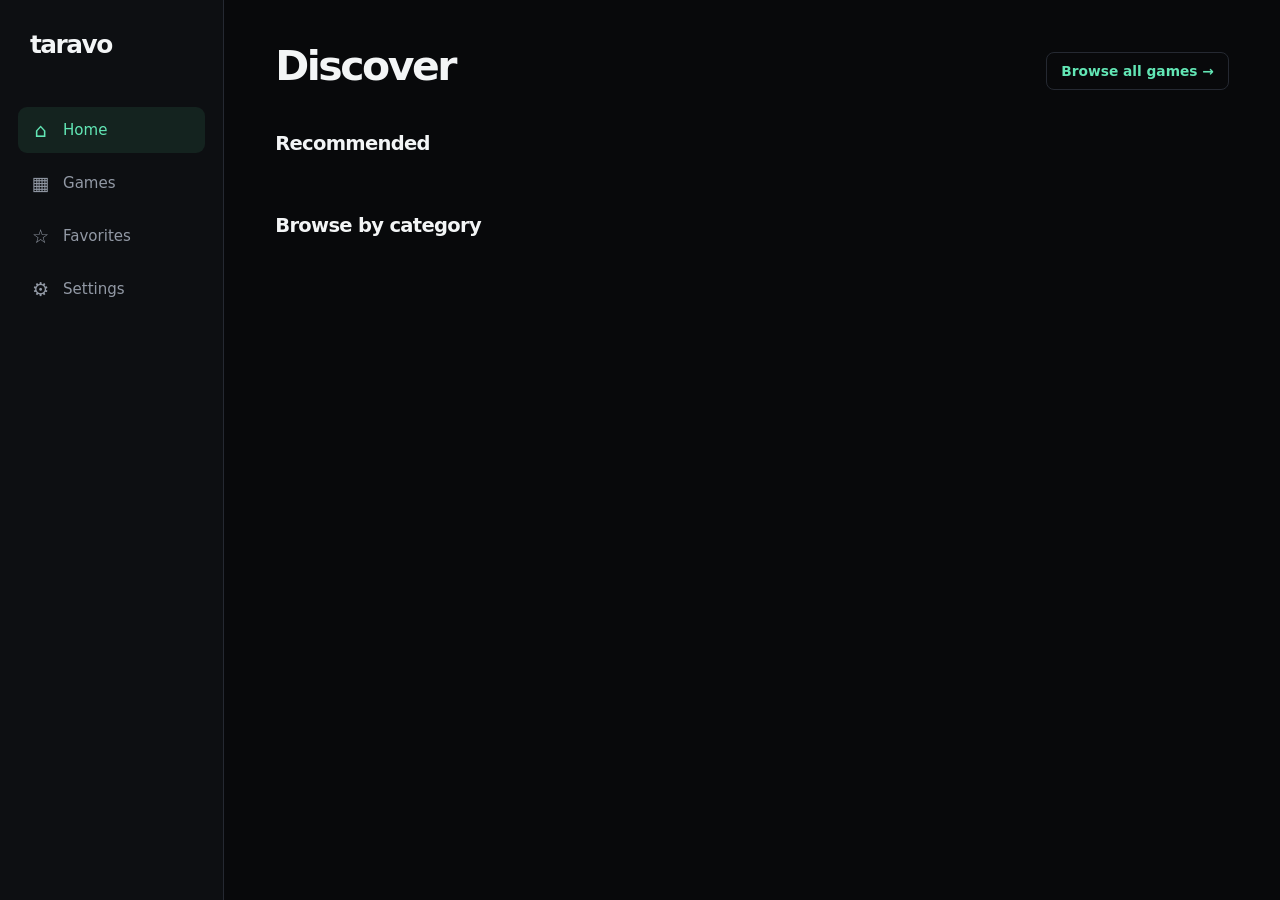
<file: index.html>
<!doctype html>
<html lang="en">
<head>
  <meta charset="utf-8">
  <meta name="viewport" content="width=device-width, initial-scale=1">
  <meta http-equiv="refresh" content="0; url=./home/">
  <title>TARAVO</title>
</head>
<body>
  <p>Taking you to <a href="./home/">TARAVO</a>…</p>
</body>
</html>
</file>
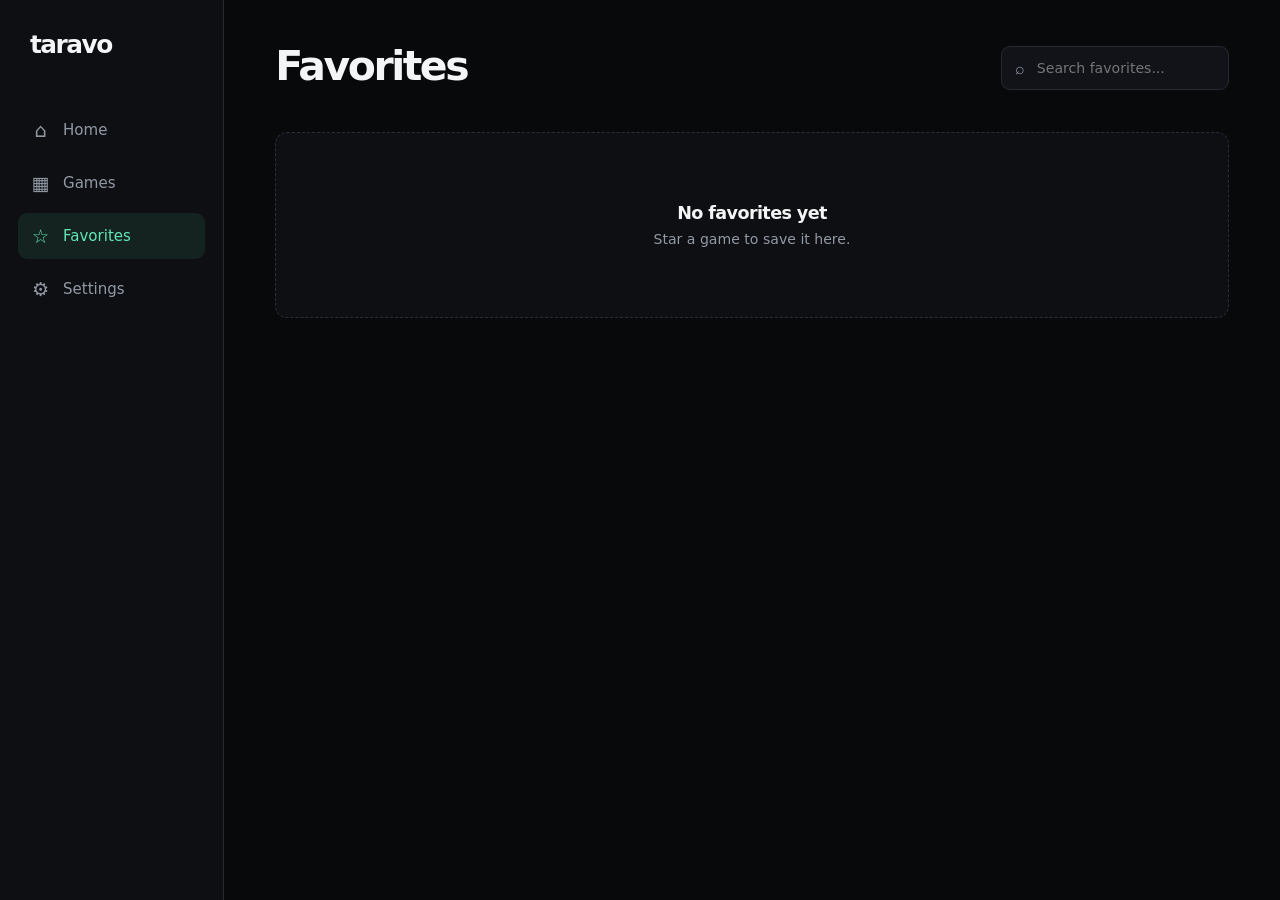
<file: favorites/index.html>
<!doctype html>
<html lang="en">
<head>
  <meta charset="utf-8">
  <meta name="viewport" content="width=device-width, initial-scale=1">
  <meta name="theme-color" content="#08090b">
  <title>Favorites — taravo</title>
  <link rel="stylesheet" href="../home/style.css">
  <script src="../home/app.js" defer></script>
  <script src="../home/global-settings.js" defer></script>
</head>
<body data-page="favorites">
  <aside class="sidebar">
    <a class="brand" href="../home/" aria-label="taravo home">taravo</a>
    <nav class="navigation" aria-label="Main navigation">
      <a class="nav-link" href="../home/"><span class="nav-icon">⌂</span>Home</a>
      <a class="nav-link" href="../games/"><span class="nav-icon">▦</span>Games</a>
      <a class="nav-link active" href="./"><span class="nav-icon">☆</span>Favorites</a>
      <a class="nav-link" href="../settings/"><span class="nav-icon">⚙</span>Settings</a>
    </nav>
    
  </aside>
  <main class="main-content">
    <header class="page-header">
      <div><h1>Favorites</h1></div>
      <label class="search-wrap"><span aria-hidden="true">⌕</span><input class="game-search" type="search" placeholder="Search favorites..." aria-label="Search favorites"></label>
    </header>
    <section class="content-section"><div id="game-grid" class="game-grid"></div></section>
  </main>
</body>
</html>
</file>
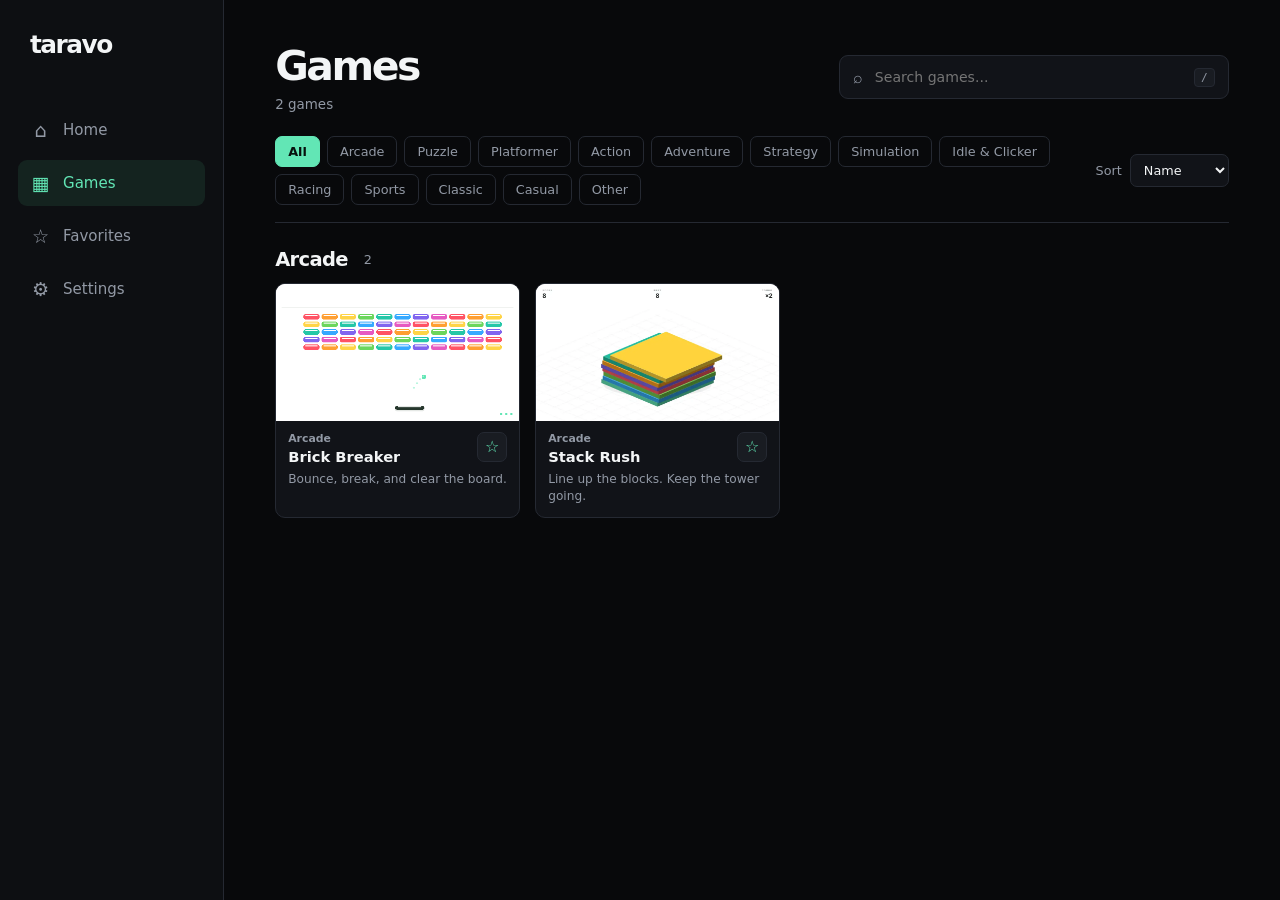
<file: games/index.html>
<!doctype html>
<html lang="en"><head><meta charset="utf-8"><meta name="viewport" content="width=device-width, initial-scale=1"><meta name="theme-color" content="#08090b"><title>Games — taravo</title><link rel="stylesheet" href="../home/style.css"><script src="../home/app.js" defer></script><script src="../home/global-settings.js" defer></script></head>
<body data-page="games">
<aside class="sidebar"><a class="brand" href="../home/" aria-label="taravo home">taravo</a><nav class="navigation" aria-label="Main navigation"><a class="nav-link" href="../home/"><span class="nav-icon">⌂</span>Home</a><a class="nav-link active" href="./"><span class="nav-icon">▦</span>Games</a><a class="nav-link" href="../favorites/"><span class="nav-icon">☆</span>Favorites</a><a class="nav-link" href="../settings/"><span class="nav-icon">⚙</span>Settings</a></nav></aside>
<main class="main-content library-content"><header class="library-header"><div><h1>Games</h1><p class="library-count" id="library-count">All games</p></div><label class="search-wrap library-search"><span aria-hidden="true">⌕</span><input class="game-search" type="search" placeholder="Search games..." aria-label="Search games"><kbd>/</kbd></label></header>
<div class="library-toolbar"><div id="category-filters" class="category-filters" aria-label="Filter by category"></div><label class="sort-wrap"><span>Sort</span><select id="game-sort" aria-label="Sort games"><option value="name">Name</option><option value="category">Category</option></select></label></div><div id="game-categories" class="game-categories"></div></main></body></html>
</file>
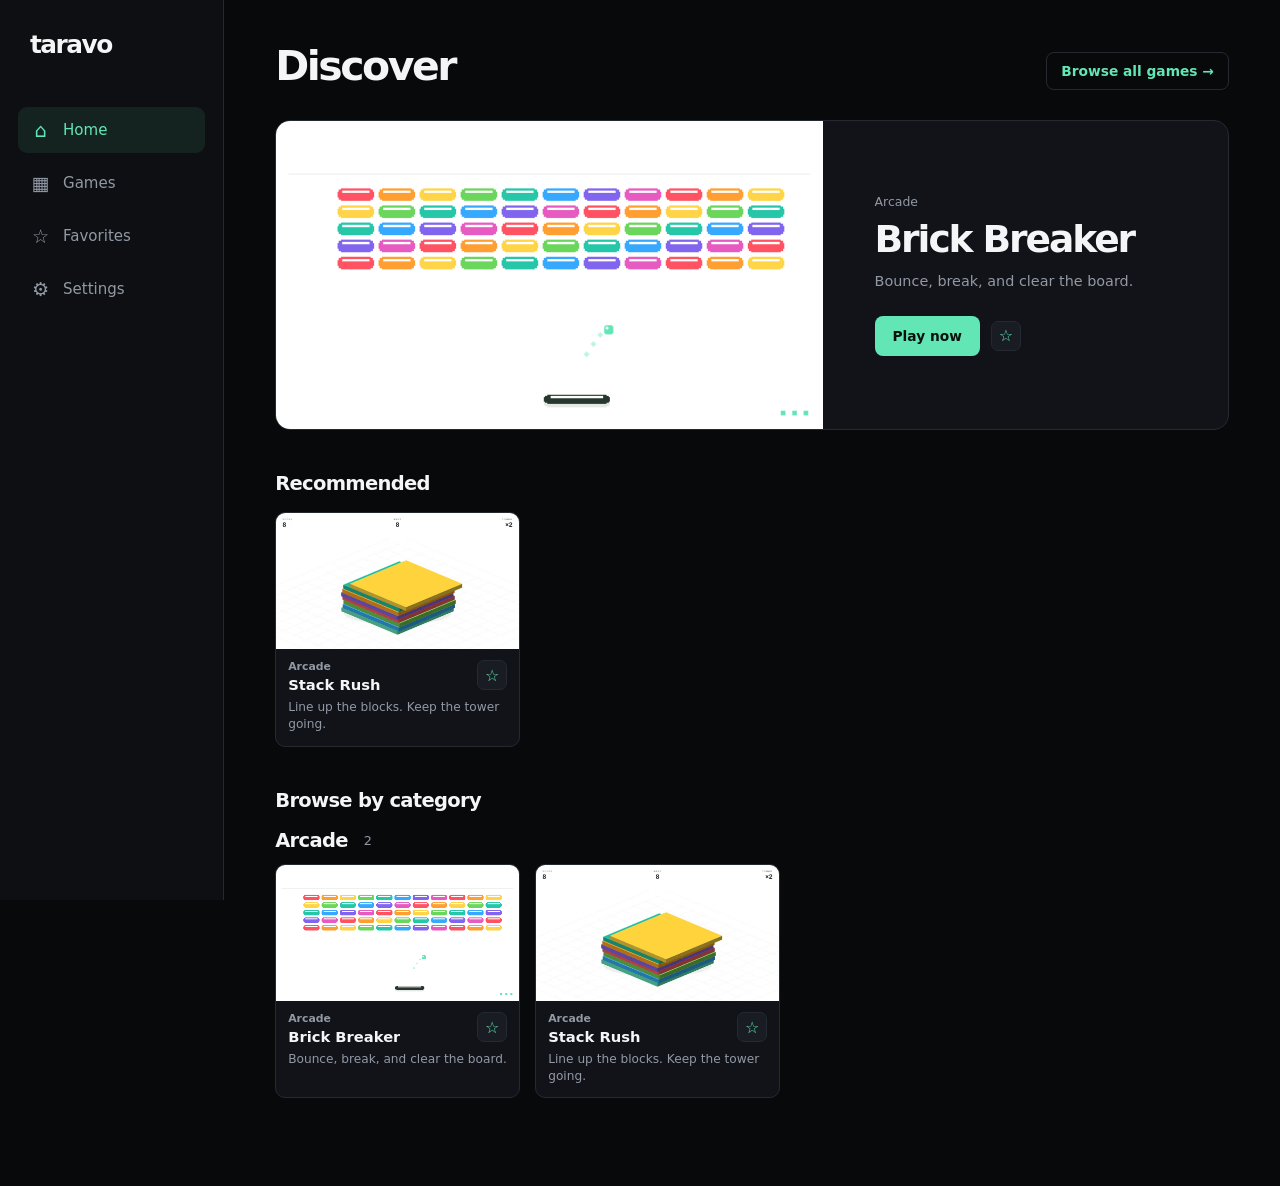
<file: home/index.html>
<!doctype html>
<html lang="en"><head><meta charset="utf-8"><meta name="viewport" content="width=device-width, initial-scale=1"><meta name="theme-color" content="#08090b"><title>taravo — home</title><link rel="stylesheet" href="style.css"><script src="app.js" defer></script><script src="global-settings.js" defer></script></head>
<body data-page="home">
<aside class="sidebar"><a class="brand" href="./" aria-label="taravo home">taravo</a><nav class="navigation" aria-label="Main navigation"><a class="nav-link active" href="./"><span class="nav-icon">⌂</span>Home</a><a class="nav-link" href="../games/"><span class="nav-icon">▦</span>Games</a><a class="nav-link" href="../favorites/"><span class="nav-icon">☆</span>Favorites</a><a class="nav-link" href="../settings/"><span class="nav-icon">⚙</span>Settings</a></nav></aside>
<main class="main-content home-content">
<header class="page-header home-header"><div><h1>Discover</h1></div><a class="outline-link" href="../games/">Browse all games <span aria-hidden="true">→</span></a></header>
<section class="home-feature-section" aria-label="Featured game"><div id="featured-game"></div></section>
<section class="content-section home-recommendations"><div class="section-heading"><div><h2>Recommended</h2></div></div><div id="recommended-grid" class="game-grid compact-grid"></div></section>
<section class="content-section"><div class="section-heading"><div><h2>Browse by category</h2></div></div><div id="home-categories" class="category-sections"></div></section>
</main></body></html>
</file>
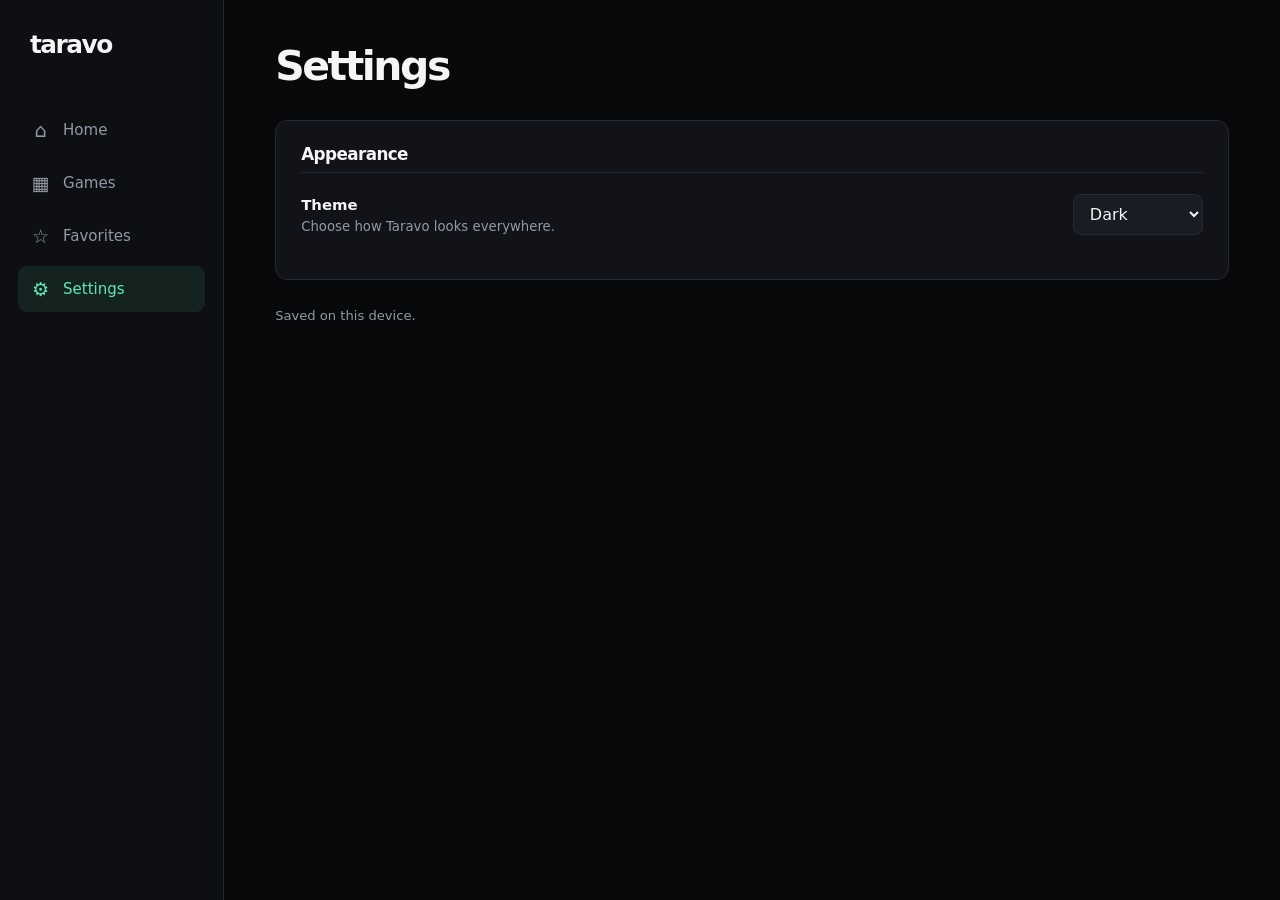
<file: settings/index.html>
<!doctype html>
<html lang="en">
<head>
  <meta charset="utf-8"><meta name="viewport" content="width=device-width, initial-scale=1"><meta name="theme-color" content="#08090b">
  <title>Settings — taravo</title><link rel="stylesheet" href="../home/style.css"><link rel="stylesheet" href="settings.css"><script src="../home/global-settings.js" defer></script><script src="settings.js" defer></script>
</head>
<body data-page="settings">
  <aside class="sidebar"><a class="brand" href="../home/" aria-label="taravo home">taravo</a><nav class="navigation" aria-label="Main navigation"><a class="nav-link" href="../home/"><span class="nav-icon">⌂</span>Home</a><a class="nav-link" href="../games/"><span class="nav-icon">▦</span>Games</a><a class="nav-link" href="../favorites/"><span class="nav-icon">☆</span>Favorites</a><a class="nav-link active" href="./"><span class="nav-icon">⚙</span>Settings</a></nav></aside>
  <main class="main-content settings-main"><header class="page-header"><div><h1>Settings</h1></div></header>
    <section class="settings-section"><h2>Appearance</h2><div class="setting-row"><div><h3>Theme</h3><p>Choose how Taravo looks everywhere.</p></div><select id="theme"><option value="dark">Dark</option><option value="light">Light</option></select></div></section>
    <p class="settings-note" id="settings-status" aria-live="polite">Saved on this device.</p>
  </main>
</body>
</html>
</file>
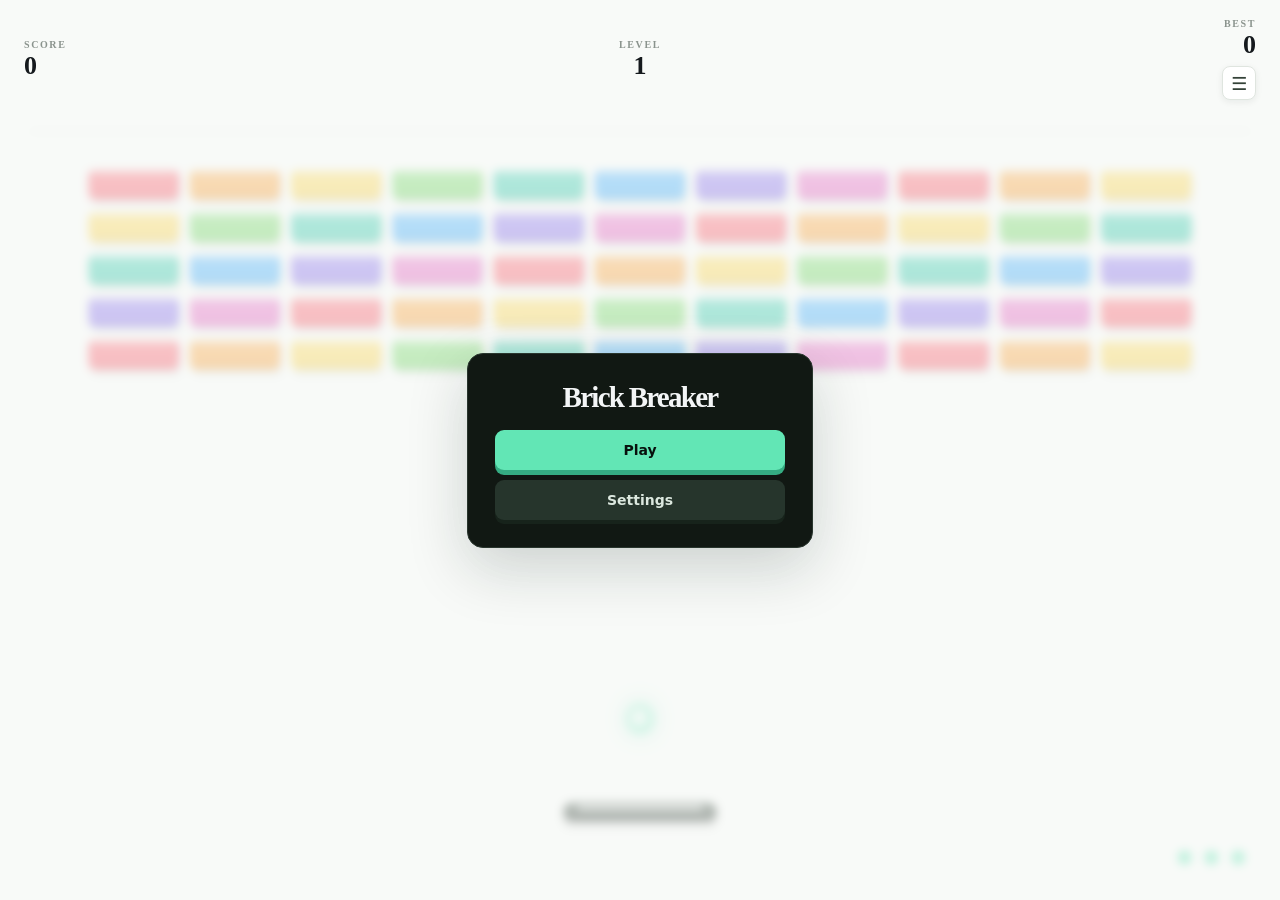
<file: games/library/brick-breaker/index.html>
<!doctype html>
<html lang="en">
<head>
<meta charset="utf-8">
<meta name="viewport" content="width=device-width,initial-scale=1">
<meta name="theme-color" content="#ffffff">
<title>Brick Breaker</title>
<link rel="stylesheet" href="game.css">
<style>
html,body{width:100%;height:100%;margin:0;overflow:hidden;background:#fff}
.arcade-shell{width:100%;height:100%;min-height:0;border:0;border-radius:0;box-shadow:none}
</style>
</head>
<body>
<section class="arcade-shell" aria-label="Brick Breaker game">
<button id="fullscreen-button" type="button" hidden></button>
<div class="arcade-hud">
<div><span>SCORE</span><strong id="score">0</strong></div>
<div><span>LEVEL</span><strong id="level">1</strong></div>
<div class="hud-right"><div><span>BEST</span><strong id="best">0</strong></div><button class="icon-button" id="menu-button" type="button" aria-label="Open menu" title="Menu">☰</button></div>
</div>
<canvas id="brick-breaker" width="1100" height="720" aria-label="Brick Breaker game"></canvas>
<div class="arcade-overlay" id="overlay"><div class="arcade-start"><h2 id="overlay-title">Brick Breaker</h2><div class="menu-actions"><button id="start-button" type="button">Play</button><button id="settings-button" class="secondary-button" type="button">Settings</button><button id="secondary-button" class="secondary-button" type="button" hidden>Restart</button></div></div></div>
<div class="game-settings-backdrop hidden" id="game-settings" aria-hidden="true"><section class="game-settings-panel" role="dialog" aria-modal="true" aria-labelledby="game-settings-title"><button class="settings-close" id="close-game-settings" type="button" aria-label="Close settings">×</button><h2 id="game-settings-title">Brick Breaker settings</h2><div class="game-setting-row"><label for="particles">Particle effects</label><input id="particles" type="checkbox"></div><div class="game-setting-row sensitivity-control"><label for="sensitivity">Paddle sensitivity <strong id="sensitivity-value">100%</strong></label><input id="sensitivity" type="range" min="50" max="150" step="10" value="100"></div><div class="game-setting-row"><span>Game data</span><button class="reset-score" id="reset-data" type="button">Reset data</button></div></section></div>
</section>
<script src="game.js"></script>
</body>
</html>
</file>
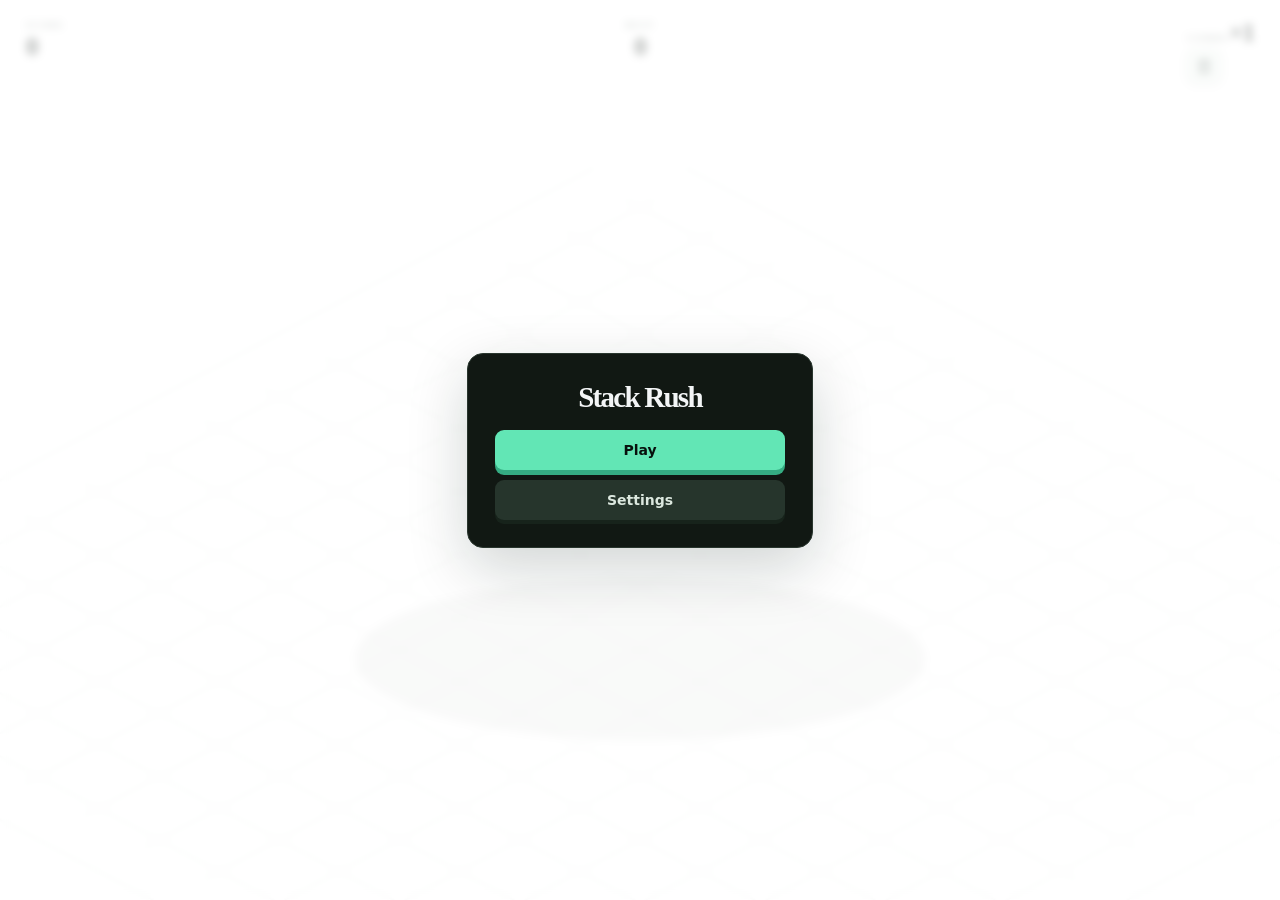
<file: games/library/stack-rush/index.html>
<!doctype html>
<html lang="en">
<head>
<meta charset="utf-8">
<meta name="viewport" content="width=device-width,initial-scale=1">
<meta name="theme-color" content="#ffffff">
<title>Stack Rush</title>
<link rel="stylesheet" href="game.css?v=3">
<style>
html,body{width:100%;height:100%;margin:0;overflow:hidden;background:#fff}
.stack-shell{width:100%;height:100%;min-height:0;border:0;border-radius:0;box-shadow:none}
.stack-hints{display:none}
</style>
</head>
<body>
<button id="fullscreen-button" type="button" hidden></button>
<section class="stack-shell" id="game-shell" aria-label="Stack Rush game">
<div class="stack-hud"><div><span>SCORE</span><strong id="score">0</strong></div><div class="stack-hud-center"><span>BEST</span><strong id="best">0</strong></div><div class="stack-hud-right"><div><span>COMBO</span><strong id="combo">×1</strong></div><button class="stack-menu-button" id="menu-button" type="button" aria-label="Open menu" title="Menu">☰</button></div></div>
<canvas id="stackrush" width="1100" height="720" aria-label="Stack Rush. Place each moving block on the tower."></canvas>
<div class="stack-overlay" id="overlay"><div class="stack-overlay-card"><h2 id="overlay-title">Stack Rush</h2><div class="stack-menu-actions"><button id="start-button" type="button">Play</button><button id="settings-menu-button" class="stack-secondary" type="button">Settings</button><button id="restart-button" class="stack-secondary" type="button" hidden>Restart</button></div></div></div>
<div class="stack-settings-backdrop hidden" id="settings-backdrop" aria-hidden="true"><section class="stack-settings-panel" role="dialog" aria-modal="true" aria-labelledby="settings-title"><button class="settings-close" id="close-settings" type="button" aria-label="Close settings">×</button><h2 id="settings-title">Settings</h2><label class="stack-setting-row" for="particles-toggle"><span>Particle effects</span><input id="particles-toggle" type="checkbox" checked></label><label class="stack-setting-row" for="shake-toggle"><span>Screen shake</span><input id="shake-toggle" type="checkbox" checked></label><div class="stack-setting-row"><span>Best score</span><button id="reset-best" class="reset-best" type="button">Reset</button></div></section></div>
</section>
<script src="game.js?v=3"></script>
</body>
</html>
</file>
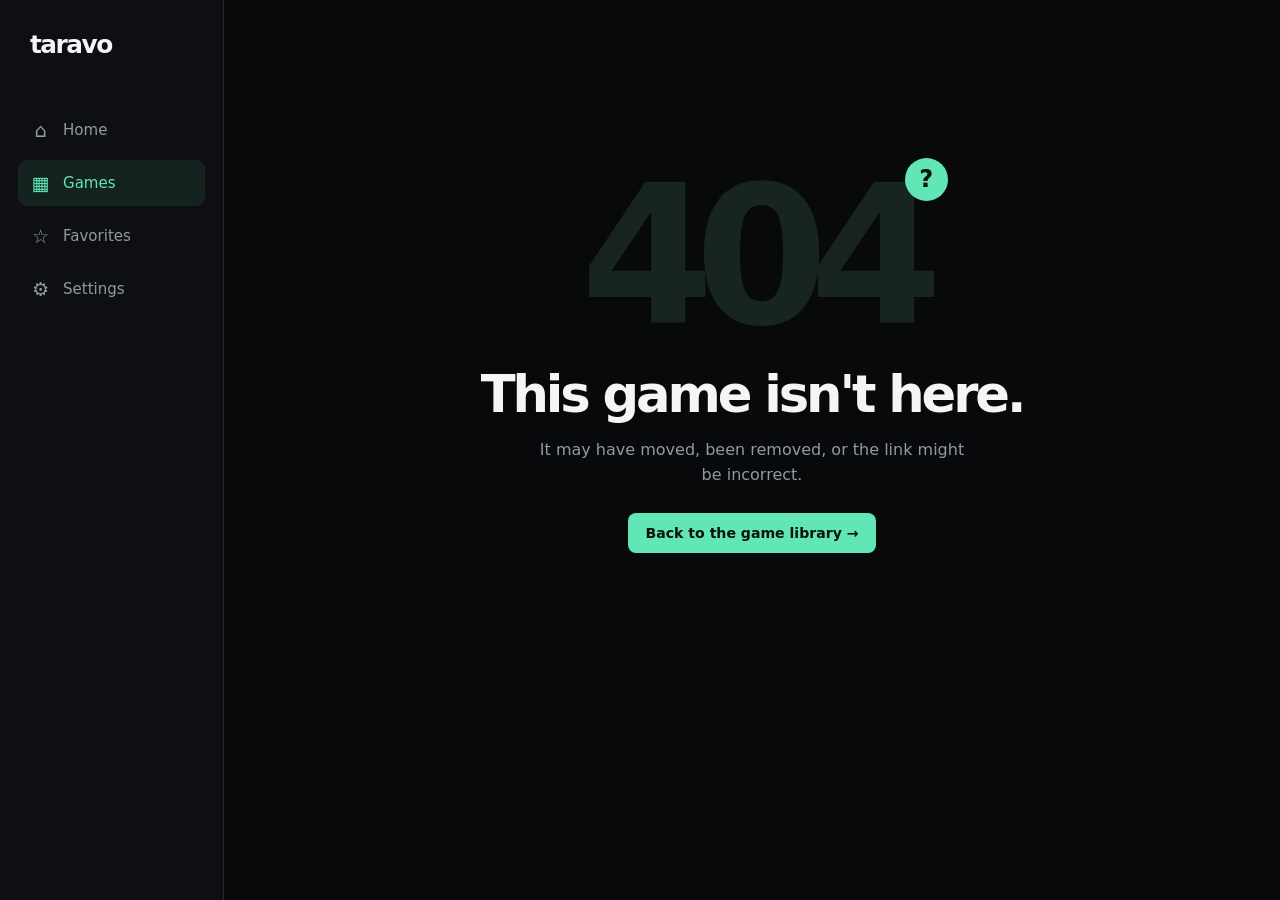
<file: games/play.html>
<!doctype html>
<html lang="en"><head><meta charset="utf-8"><meta name="viewport" content="width=device-width,initial-scale=1"><meta name="theme-color" content="#08090b"><title>Games — taravo</title><link rel="stylesheet" href="../home/style.css"><link rel="stylesheet" href="player.css"><script src="../home/global-settings.js" defer></script><script src="game-loader.js" defer></script></head>
<body data-page="game" class="game-page">
<aside class="sidebar"><a class="brand" href="../home/" aria-label="taravo home">taravo</a><nav class="navigation" aria-label="Main navigation"><a class="nav-link" href="../home/"><span class="nav-icon">⌂</span>Home</a><a class="nav-link active" href="./"><span class="nav-icon">▦</span>Games</a><a class="nav-link" href="../favorites/"><span class="nav-icon">☆</span>Favorites</a><a class="nav-link" href="../settings/"><span class="nav-icon">⚙</span>Settings</a></nav></aside>
<main class="main-content game-content"><header class="game-page-header" id="game-page-header"><div class="game-heading"><a class="back-link" href="./" aria-label="Back to games">←</a><h1 id="game-title">Loading game</h1></div><button class="page-fullscreen-button" id="fullscreen-button" type="button" title="Fullscreen">⛶ <span>Fullscreen</span></button></header>
<section id="game-frame-shell" class="game-frame-shell" aria-label="Game player"><iframe id="game-frame" title="Game" allow="fullscreen" loading="eager"></iframe></section>
<section id="game-error" class="game-error" hidden><div class="error-art" aria-hidden="true"><span>404</span><i>?</i></div><h1>This game isn't here.</h1><p class="error-copy">It may have moved, been removed, or the link might be incorrect.</p><a class="error-button" href="./">Back to the game library <span aria-hidden="true">→</span></a></section></main></body></html>
</file>
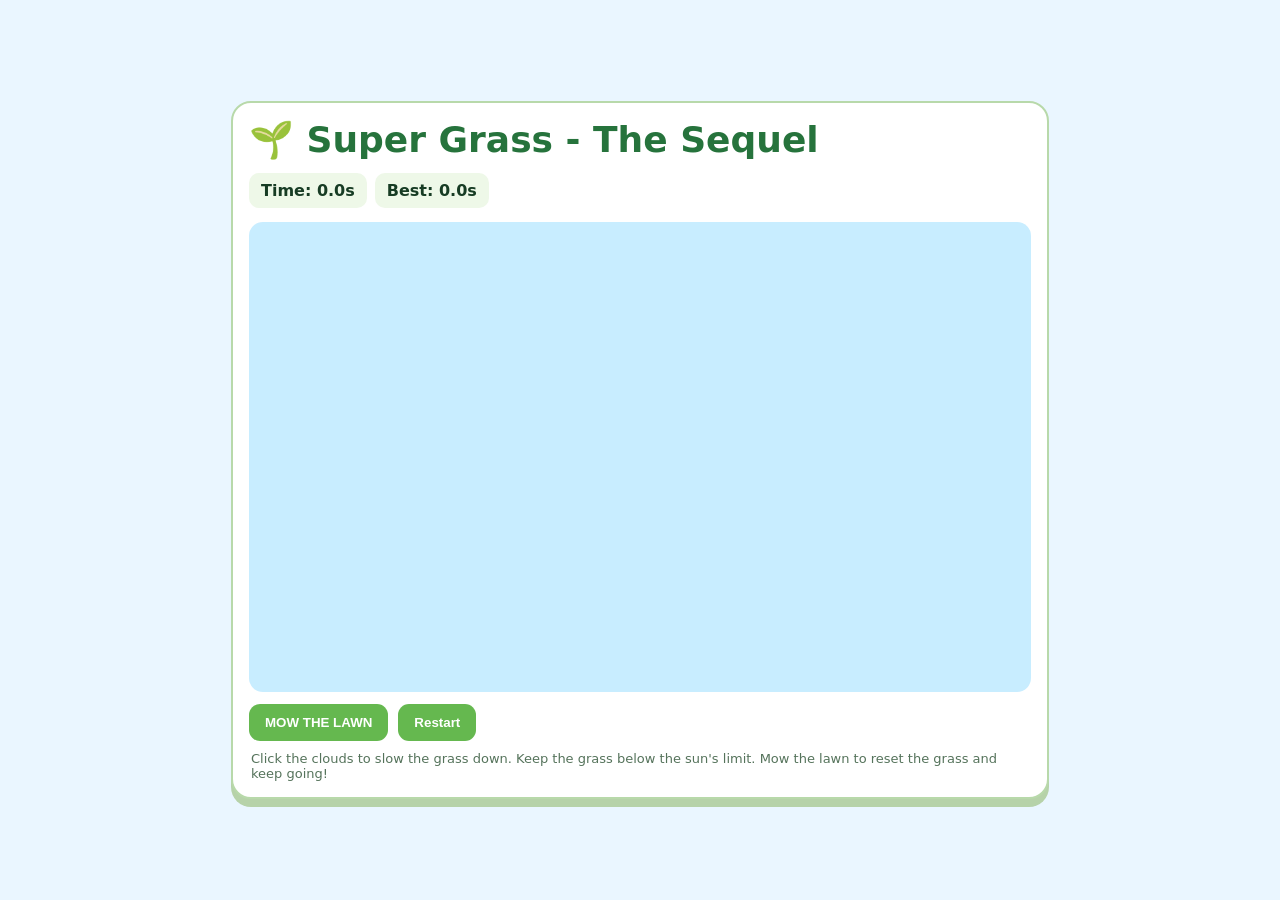
<file: games/Super Grass - The Sequel - Lightweight.html>
<!doctype html>
<html lang="en"><meta charset="utf-8"><meta name="viewport" content="width=device-width,initial-scale=1">
<title>Super Grass - The Sequel</title>
<style>
*{box-sizing:border-box}body{margin:0;min-height:100vh;display:grid;place-items:center;background:#eaf6ff;font:16px system-ui,Arial;color:#173c24}
main{width:min(850px,96vw);padding:16px}.panel{background:#fff;border:2px solid #b8d9aa;border-radius:20px;padding:16px;box-shadow:0 8px 0 #b6d2a9}
header{display:flex;justify-content:space-between;align-items:center;gap:12px;flex-wrap:wrap}h1{margin:0;color:#26733c;font-size:clamp(23px,5vw,36px)}
.hud{display:flex;gap:8px;align-items:center}.pill{background:#eef8e8;border-radius:10px;padding:8px 12px;font-weight:700}
#field{display:block;width:100%;height:auto;aspect-ratio:800/480;background:#c8edff;border-radius:14px;margin-top:14px;touch-action:manipulation}
.controls{display:flex;gap:10px;flex-wrap:wrap;margin-top:12px}.controls button{border:0;border-radius:11px;padding:11px 16px;background:#65b84f;color:#fff;font-weight:800;cursor:pointer}.controls button:hover{background:#4e9f3b}.controls button:disabled{opacity:.5}
.help{font-size:13px;color:#55735b;margin:10px 2px 0}
</style>
<main><section class="panel"><header><h1>🌱 Super Grass - The Sequel</h1><div class="hud"><div class="pill">Time: <span id="time">0.0</span>s</div><div class="pill">Best: <span id="best">0.0</span>s</div></div></header>
<canvas id="field" width="800" height="480" aria-label="Grass growing game"></canvas>
<div class="controls"><button id="mow">MOW THE LAWN</button><button id="restart">Restart</button></div>
<p class="help">Click the clouds to slow the grass down. Keep the grass below the sun's limit. Mow the lawn to reset the grass and keep going!</p></section></main>
<script>
const A={"e7ff86fbc06683d5a06c2a835cd9bdd4.svg":"[data-uri]","4edfeee3dae6054f081538ea5628093b.svg":"[data-uri]","5706ea534a0003b14b0e9a93f95bc9f0.svg":"[data-uri]","381354067c3270881823a06efb4c4878.svg":"[data-uri]","e140d7ff07de8fa35c3d1595bba835ac.wav":"[data-uri]","e9584360b93e94e89f693afcc6bee01e.svg":"[data-uri]","6551a5337b8310f0f79e7d9030f2d00d.svg":"[data-uri]","3065687a7a742a4d1d443b4c440ee5de.svg":"[data-uri]","48d94389479e3ca561e4b356241df9d6.svg":"[data-uri]","55fc2f0ea5e8b5942fc1df717deeaa17.svg":"[data-uri]","fbdfde2586a26ebce61115636bbbfa50.svg":"[data-uri]"};
const imgCache={};function image(id){if(!A[id])return null;if(!imgCache[id]){let i=new Image();i.src=A[id];imgCache[id]=i}return imgCache[id]}
const canvas=document.querySelector('#field'),ctx=canvas.getContext('2d');
const ids={sky:"e7ff86fbc06683d5a06c2a835cd9bdd4.svg",sky2:"e7ff86fbc06683d5a06c2a835cd9bdd4.svg"2,grass:"5706ea534a0003b14b0e9a93f95bc9f0.svg",grass2:"5706ea534a0003b14b0e9a93f95bc9f0.svg"2,sun:"e9584360b93e94e89f693afcc6bee01e.svg",cloud:"55fc2f0ea5e8b5942fc1df717deeaa17.svg",cloud2:"55fc2f0ea5e8b5942fc1df717deeaa17.svg"2,mower:"3065687a7a742a4d1d443b4c440ee5de.svg"};
let grassHeight=75,clouds=0,time=0,best=Number(localStorage.getItem('super-grass-best')||0),lost=false,mowerX=780,last=performance.now(),cloudCooldown=0;
document.querySelector('#best').textContent=best.toFixed(1);
function drawAsset(id,x,y,w,h,alpha=1){let im=image(ids[id]);if(im&&im.complete&&im.naturalWidth){ctx.globalAlpha=alpha;ctx.drawImage(im,x,y,w,h);ctx.globalAlpha=1;return true}return false}
function paint(){ctx.clearRect(0,0,800,480);let bg=image(ids.sky);if(bg&&bg.complete)ctx.drawImage(bg,0,0,800,480);else{let g=ctx.createLinearGradient(0,0,0,480);g.addColorStop(0,'#82d5ff');g.addColorStop(1,'#e6f9ff');ctx.fillStyle=g;ctx.fillRect(0,0,800,480)}
// sun
drawAsset('sun',625,30,135,135); 
// clouds: clickable targets
for(let i=0;i<3;i++){let x=80+i*230,y=45+(i%2)*30; if(!drawAsset('cloud',x,y,135,85)){ctx.fillStyle='#fff';ctx.beginPath();ctx.arc(x+45,y+42,28,0,7);ctx.arc(x+75,y+27,35,0,7);ctx.arc(x+105,y+45,27,0,7);ctx.fill()}}
let h=Math.min(grassHeight,390);if(!drawAsset('grass',0,480-h,800,h)){ctx.fillStyle='#4cae3e';ctx.fillRect(0,480-h,800,h);for(let x=0;x<800;x+=16){ctx.strokeStyle='#328d2e';ctx.beginPath();ctx.moveTo(x,480-h);ctx.lineTo(x-5,480-h-9);ctx.stroke()}}
if(!lost){ctx.fillStyle='#235b29';ctx.font='bold 22px system-ui';ctx.fillText('Keep the grass under control!',22,450)}else{ctx.fillStyle='#193c24';ctx.fillRect(0,0,800,480);ctx.fillStyle='white';ctx.textAlign='center';ctx.font='bold 44px system-ui';ctx.fillText('TOO MUCH "5706ea534a0003b14b0e9a93f95bc9f0.svg"!',400,215);ctx.font='22px system-ui';ctx.fillText('Press Restart to try again',400,260);ctx.textAlign='left'}
if(mowerX<800){if(!drawAsset('mower',mowerX,350,110,70)){ctx.fillStyle='#e5e5e5';ctx.fillRect(mowerX,375,95,35);ctx.fillStyle='#333';ctx.fillRect(mowerX+15,405,15,15);ctx.fillRect(mowerX+70,405,15,15)}}
}
function updateHud(){document.querySelector('#time').textContent=time.toFixed(1);document.querySelector('#best').textContent=best.toFixed(1)}
function reset(){grassHeight=65;clouds=0;time=0;lost=false;mowerX=780;cloudCooldown=0;last=performance.now();document.querySelector('#mow').disabled=false;updateHud();paint()}
canvas.addEventListener('click',e=>{if(lost)return;let r=canvas.getBoundingClientRect(),x=(e.clientX-r.left)*800/r.width,y=(e.clientY-r.top)*480/r.height;if(y<155&&x<590){clouds=Math.min(20,clouds+1);cloudCooldown=10;grassHeight=Math.max(55,grassHeight-10)}});
document.querySelector('#mow').onclick=()=>{if(lost)return;grassHeight=65;clouds=0;mowerX=780;let start=performance.now();document.querySelector('#mow').disabled=true;let run=()=>{let p=(performance.now()-start)/2500;mowerX=780-920*Math.min(1,p);paint();if(p<1)requestAnimationFrame(run);else{mowerX=780;document.querySelector('#mow').disabled=false;grassHeight=70;paint()}};requestAnimationFrame(run)};
document.querySelector('#restart').onclick=reset;
function frame(now){let dt=Math.min((now-last)/1000,.08);last=now;if(!lost){time+=dt;cloudCooldown=Math.max(0,cloudCooldown-dt);let speed=cloudCooldown>0?.4:1;grassHeight+=dt*(18+clouds*1.6)*speed;if(grassHeight>390){lost=true;best=Math.max(best,time);localStorage.setItem('super-grass-best',best);document.querySelector('#mow').disabled=true}updateHud()}paint();requestAnimationFrame(frame)}
reset();requestAnimationFrame(frame);
</script></html>
</file>
<file: home/style.css>
:root{color-scheme:dark;--background:#08090b;--surface:#111318;--surface-raised:#191c22;--text:#f3f5f6;--muted:#9299a5;--accent:#62e6b5;--border:#252932}
*{box-sizing:border-box;user-select:none;-webkit-user-select:none}[hidden]{display:none!important}
body{margin:0;min-height:100vh;background:var(--background);color:var(--text);font-family:Inter,ui-sans-serif,system-ui,-apple-system,BlinkMacSystemFont,"Segoe UI",sans-serif}
a{color:inherit;text-decoration:none}button,input,select{font:inherit}
.sidebar{position:fixed;inset:0 auto 0 0;z-index:5;width:224px;height:100vh;height:100dvh;min-height:0;overflow-y:auto;overscroll-behavior:contain;padding:30px 18px max(22px,env(safe-area-inset-bottom));display:flex;flex-direction:column;background:#0d0f12;border-right:1px solid var(--border)}
.brand{display:inline-block;margin:0 12px 48px;font-size:1.55rem;font-weight:850;letter-spacing:-.06em}
.navigation{display:grid;gap:7px}.nav-link{min-height:46px;padding:0 13px;display:flex;align-items:center;gap:13px;color:var(--muted);border-radius:9px;font-size:.94rem;transition:background .15s ease,color .15s ease}
.nav-link:hover{color:var(--text);background:#171a20}.nav-link.active{color:var(--accent);background:#14231f}.nav-icon{width:19px;text-align:center;font-size:1.2rem}
.main-content{width:calc(100% - 224px);margin-left:224px;padding:42px clamp(24px,4vw,64px) 88px}.home-content,.library-content{max-width:1660px}
.page-header,.library-header{display:flex;align-items:end;justify-content:space-between;gap:24px;margin-bottom:30px}
h1{margin:0;font-size:clamp(2rem,3.2vw,2.8rem);letter-spacing:-.06em}h2{margin:0;font-size:1.22rem;letter-spacing:-.035em}
.outline-link,.text-link{color:var(--accent);font-size:.86rem;font-weight:650}.outline-link{padding:10px 14px;border:1px solid var(--border);border-radius:8px}.outline-link:hover{border-color:var(--accent);background:#12221c}
.content-section{margin-top:42px}.section-heading{display:flex;align-items:center;justify-content:space-between;gap:16px;margin-bottom:17px}.section-heading>div:first-child{display:flex;flex-direction:column;gap:3px}.section-count{color:var(--muted);font-size:.8rem}
.feature-card{display:grid;grid-template-columns:minmax(0,1.15fr) minmax(300px,.85fr);min-height:290px;overflow:hidden;background:var(--surface);border:1px solid var(--border);border-radius:15px}
.feature-art{display:block;min-height:290px;overflow:hidden;background:#fff}.feature-art img{display:block;width:100%;height:100%;min-height:290px;object-fit:cover}
.feature-details{display:flex;flex-direction:column;align-items:flex-start;justify-content:center;padding:32px clamp(24px,4vw,54px)}.feature-category{margin-bottom:8px;color:var(--muted);font-size:.78rem}
.feature-details h2{font-size:clamp(1.7rem,3vw,2.35rem);letter-spacing:-.055em}.feature-description{max-width:370px;margin:10px 0 23px;color:var(--muted);font-size:.9rem;line-height:1.5}
.feature-actions{display:flex;align-items:center;gap:11px}.primary-link{display:inline-flex;align-items:center;justify-content:center;min-height:40px;padding:0 18px;border-radius:8px;background:var(--accent);color:#07110d;font-size:.86rem;font-weight:800}.primary-link:hover{filter:brightness(1.06)}
.game-grid{display:grid;grid-template-columns:repeat(auto-fill,minmax(190px,1fr));gap:15px}.compact-grid{grid-template-columns:repeat(auto-fill,minmax(190px,245px))}
.game-card{min-width:0;overflow:hidden;background:var(--surface);border:1px solid var(--border);border-radius:10px;transition:border-color .15s ease,transform .15s ease}.game-card:hover{transform:translateY(-2px);border-color:#46554e}
.game-art{display:block;width:100%;aspect-ratio:16/9;overflow:hidden;background:#fff}.game-art img{display:block;width:100%;height:100%;object-fit:cover;transition:transform .2s ease}.game-card:hover .game-art img{transform:scale(1.025)}
.game-details{padding:11px 12px 12px}.game-card-top{display:flex;align-items:flex-start;justify-content:space-between;gap:8px}.game-card-info{min-width:0;display:flex;flex-direction:column;gap:3px}
.game-category-label{color:var(--muted);font-size:.68rem;font-weight:650;letter-spacing:0}.game-title-link{overflow:hidden;text-overflow:ellipsis;white-space:nowrap;font-size:.92rem;font-weight:750}.game-title-link:hover{color:var(--accent)}
.game-description{margin:6px 0 0;color:var(--muted);font-size:.76rem;line-height:1.4}
.favorite-button{flex:0 0 30px;width:30px;height:30px;padding:0;color:var(--accent);background:var(--surface-raised);border:1px solid var(--border);border-radius:7px;font-size:1rem;cursor:pointer}.favorite-button:hover{border-color:var(--accent)}
.category-sections,.game-categories{display:grid;gap:30px}.category-section .section-heading{justify-content:flex-start;margin-bottom:12px}.category-section .game-grid{grid-template-columns:repeat(auto-fill,minmax(190px,245px))}
.library-header{align-items:center;margin-bottom:24px}.library-count{margin:7px 0 0;color:var(--muted);font-size:.84rem}
.library-search{width:min(390px,48%)}.search-wrap{height:44px;padding:0 13px;display:flex;align-items:center;gap:10px;color:var(--muted);background:var(--surface);border:1px solid var(--border);border-radius:9px}
.search-wrap input{width:100%;min-width:0;border:0;outline:0;color:var(--text);background:transparent;font-size:.88rem;user-select:text;-webkit-user-select:text}.search-wrap:focus-within{border-color:var(--accent)}
.search-wrap kbd{min-width:21px;padding:2px 5px;text-align:center;color:var(--muted);background:var(--surface-raised);border:1px solid var(--border);border-radius:4px;font-size:.7rem}
.library-toolbar{display:flex;align-items:center;justify-content:space-between;gap:18px;padding-bottom:17px;margin-bottom:25px;border-bottom:1px solid var(--border)}
.category-filters{display:flex;flex-wrap:wrap;gap:7px;max-width:100%}.filter-chip{padding:7px 12px;color:var(--muted);background:transparent;border:1px solid var(--border);border-radius:7px;font-size:.8rem;cursor:pointer}
.filter-chip:hover{color:var(--text);border-color:#58635e}.filter-chip.active{color:#07110d;background:var(--accent);border-color:var(--accent);font-weight:750}
.sort-wrap{display:flex;align-items:center;gap:8px;color:var(--muted);font-size:.8rem;white-space:nowrap}.sort-wrap select{padding:7px 9px;color:var(--text);background:var(--surface);border:1px solid var(--border);border-radius:7px}
.empty-state{grid-column:1/-1;padding:70px 20px;text-align:center;background:#0d0f12;border:1px dashed #292e37;border-radius:12px}.empty-state h2{margin-bottom:8px;font-size:1.1rem}.empty-state p,.subtle-empty{margin:0;color:var(--muted);font-size:.88rem}.subtle-empty{padding:18px 0}
.game-page-header{display:flex;align-items:center;justify-content:space-between;gap:16px;margin-bottom:17px}.game-heading{display:flex;align-items:center;gap:14px}.game-heading h1{font-size:1.65rem}.back-link{color:var(--muted);font-size:1.2rem}.back-link:hover{color:var(--accent)}
.game-frame-shell{width:100%;height:min(calc(100vh - 145px),820px);min-height:440px;overflow:hidden;background:#fff;border:1px solid var(--border);border-radius:13px}.game-frame-shell iframe{display:block;width:100%;height:100%;border:0;background:#fff}.game-frame-shell:fullscreen{width:100vw;height:100vh;border:0;border-radius:0}
.page-fullscreen-button{display:inline-flex;align-items:center;gap:8px;padding:9px 13px;color:var(--text);background:var(--surface);border:1px solid var(--border);border-radius:8px;font-size:.82rem;cursor:pointer}.page-fullscreen-button:hover{border-color:var(--accent);color:var(--accent)}
.game-error{min-height:min(72vh,720px);display:flex;flex-direction:column;align-items:center;justify-content:center;padding:50px 24px;text-align:center}.error-art{position:relative;margin-bottom:20px;color:#18241f;font-size:clamp(6rem,17vw,12rem);font-weight:900;letter-spacing:-.1em;line-height:.9}.error-art i{position:absolute;top:-13px;right:-24px;display:grid;width:43px;height:43px;place-items:center;color:#07110d;background:var(--accent);border-radius:50%;font-size:1.5rem;font-style:normal;letter-spacing:0}
.game-error h1{font-size:clamp(2rem,4vw,3.2rem)}.error-copy{max-width:440px;margin:13px 0 25px;color:var(--muted);line-height:1.6}.error-button{padding:12px 17px;color:#07110d;background:var(--accent);border-radius:8px;font-size:.88rem;font-weight:800}.error-button:hover{filter:brightness(1.06)}
:root[data-theme="light"]{color-scheme:light;--background:#eef1f5;--surface:#fff;--surface-raised:#e3e8ee;--text:#111820;--muted:#4d5967;--accent:#087a59;--border:#c5ced8}
:root[data-theme="light"] body{background:var(--background);color:var(--text)}:root[data-theme="light"] .sidebar{background:#fff;border-right-color:var(--border)}
:root[data-theme="light"] .nav-link{color:#465260}:root[data-theme="light"] .nav-link:hover{background:#e1f5ec;color:#075c43}:root[data-theme="light"] .nav-link.active{background:#d8eee6;color:#075c43}
:root[data-theme="light"] .feature-card,:root[data-theme="light"] .game-card{border-color:var(--border)}
:root[data-theme="light"] .empty-state{background:#fff;border-color:#aeb9c5}:root[data-theme="light"] .primary-link,:root[data-theme="light"] .error-button{background:#d9f3e7;color:#075c43;border:1px solid #b9e4d1}
:root[data-theme="light"] .favorite-button{color:#087a59;background:#f4f8f6;border-color:#cbd9d1}:root[data-theme="light"] .filter-chip.active{color:#fff;background:#087a59;border-color:#087a59}
:root[data-theme="light"] .error-art{color:#d8e1e7}:root[data-accent="blue"]{--accent:#62b8ff}:root[data-accent="purple"]{--accent:#b69aff}:root[data-accent="orange"]{--accent:#ffad66}:root[data-accent="mint"]{--accent:#62e6b5}
.reduce-motion *,.reduce-motion *:before,.reduce-motion *:after{scroll-behavior:auto!important;animation-duration:.01ms!important;animation-iteration-count:1!important;transition-duration:.01ms!important}
@media(max-width:900px){.sidebar{width:190px}.main-content{width:calc(100% - 190px);margin-left:190px;padding-left:26px;padding-right:26px}.feature-card{grid-template-columns:1fr 1fr}.feature-details{padding:24px}}
@media(max-width:700px){.sidebar{position:sticky;inset:0 0 auto;width:100%;height:auto;padding:12px 15px 10px;flex-direction:row;align-items:center;justify-content:space-between;border-right:0;border-bottom:1px solid var(--border)}
.brand{margin:0 12px 0 0;font-size:1.3rem}.navigation{display:flex;gap:3px}.nav-link{min-height:38px;padding:0 9px;gap:6px;font-size:.82rem}.nav-icon{width:auto}
.main-content{width:100%;margin:0;padding:28px 18px 55px}.page-header,.library-header{align-items:stretch;flex-direction:column;gap:18px}.library-search{width:100%}
.feature-card{grid-template-columns:1fr}.feature-art,.feature-art img{min-height:0;aspect-ratio:16/9}.feature-details{padding:22px}.library-toolbar{align-items:flex-start;flex-direction:column}
.category-section .game-grid,.compact-grid,.game-grid{grid-template-columns:repeat(auto-fill,minmax(155px,1fr))}.game-frame-shell{height:calc(100dvh - 145px);min-height:400px}
.page-fullscreen-button{padding:8px 10px}.page-fullscreen-button span{display:none}}
@media(max-width:390px){.sidebar{align-items:flex-start;flex-direction:column;gap:12px}.brand{margin:0}.navigation{width:100%}.nav-link{flex:1;justify-content:center}}
</file>
<file: settings/settings.css>
.settings-main{width:calc(100% - 224px);max-width:none;min-height:100vh}.settings-section{margin:0 0 28px;padding:23px 25px;background:var(--surface);border:1px solid var(--border);border-radius:12px}.settings-section>h2{margin:0 0 8px;font-size:1.05rem}.setting-row{min-height:84px;display:flex;align-items:center;justify-content:space-between;gap:24px;border-top:1px solid var(--border)}.setting-row h3{margin:0 0 5px;font-size:.93rem}.setting-row p{margin:0;color:var(--muted);font-size:.83rem}.setting-row select{min-width:130px;padding:9px 30px 9px 12px;border:1px solid var(--border);border-radius:8px;background:var(--surface-raised);color:var(--text);font:inherit}.switch{position:relative;flex:none;width:46px;height:26px}.switch input{position:absolute;opacity:0;width:1px;height:1px}.switch span{position:absolute;inset:0;border-radius:20px;background:#343a43;cursor:pointer;transition:background .15s}.switch span:before{content:"";position:absolute;width:18px;height:18px;left:4px;top:4px;border-radius:50%;background:#fff;transition:transform .15s}.switch input:checked+span{background:var(--accent)}.switch input:checked+span:before{transform:translateX(20px);background:#07110d}.switch input:focus-visible+span{outline:2px solid var(--accent);outline-offset:3px}.settings-note{color:var(--muted);font-size:.82rem}@media(max-width:700px){.settings-section{padding:18px}.setting-row{align-items:flex-start;padding:17px 0;flex-wrap:wrap}.setting-row select{width:100%}}
.settings-main .settings-section{width:100%;max-width:none}
</file>
<file: games/library/brick-breaker/game.css>
.game-page .main-content{width:min(1400px,calc(100% - 224px));padding-top:42px}
.game-page-header{margin-bottom:20px}
.arcade-shell{position:relative;width:100%;height:min(calc(100vh - 150px),760px);min-height:470px;overflow:hidden;background:#fff;border:1px solid #252932;border-radius:13px;box-shadow:0 18px 55px #00000016}
.arcade-hud{position:absolute;z-index:2;top:18px;left:24px;right:24px;display:grid;grid-template-columns:1fr 1fr 1fr;align-items:center;pointer-events:none;color:#15191d}
.arcade-hud>div:nth-child(1){text-align:left}.arcade-hud>div:nth-child(2){text-align:center}.arcade-hud .hud-right{display:flex;flex-direction:column;align-items:flex-end;justify-content:flex-start;gap:8px}.hud-right>div{display:grid;gap:3px;text-align:right;margin-right:0}
.arcade-hud>div{display:grid;gap:3px}.arcade-hud span{font-size:10px;font-weight:850;letter-spacing:.16em;color:#8a938d}.arcade-hud strong{font-size:26px;line-height:1;font-variant-numeric:tabular-nums}
#brick-breaker{display:block;width:100%;height:100%;touch-action:none;cursor:none}
.arcade-overlay{position:absolute;inset:0;display:grid;place-items:center;background:#f5f8f5a8;backdrop-filter:blur(5px);transition:opacity .18s}
.arcade-overlay.hidden{opacity:0;pointer-events:none}
.arcade-start{display:grid;gap:16px;width:min(290px,calc(100% - 36px));padding:27px;background:#111813;border:1px solid #29362e;border-radius:16px;text-align:center;box-shadow:0 20px 60px #0b211b30}
.arcade-start h2{margin:0;color:#f3f5f6;font-size:29px;letter-spacing:-.06em}
.arcade-start p{margin:0;color:#a4b2a8;font-size:13px}
.arcade-start button{padding:12px 18px;border:0;border-radius:9px;background:#62e6b5;color:#07110d;font:800 14px system-ui;cursor:pointer;box-shadow:0 5px 0 #35ad83;transition:transform .12s,box-shadow .12s}
.arcade-start button:hover{transform:translateY(-2px);box-shadow:0 7px 0 #35ad83}
.arcade-start button:active{transform:translateY(3px);box-shadow:0 2px 0 #35ad83}
@media(max-width:700px){.arcade-hud .hud-right{gap:7px}.hud-right>div{margin-right:2px}.icon-button{width:30px;height:30px}.game-page .main-content{width:100%;padding:25px 14px 30px}.game-page-header{margin-bottom:14px}.arcade-shell{height:calc(100dvh - 155px);min-height:430px}.arcade-hud{top:15px;left:16px;right:16px}}

.menu-actions{display:grid;gap:10px}.arcade-start .secondary-button{background:#26352c;color:#dce8df;box-shadow:0 4px 0 #17231b}.arcade-start .secondary-button:hover{box-shadow:0 6px 0 #17231b}.icon-button{width:34px;height:34px;display:grid;place-items:center;padding:0;border:1px solid #dfe5df;border-radius:8px;background:#ffffff;color:#344238;font:700 18px system-ui;cursor:pointer;pointer-events:auto;box-shadow:0 2px 7px #14201912}.icon-button:hover{background:#eff8f2;border-color:#62e6b5}.icon-button:active{transform:translateY(1px)}

.game-settings-backdrop{position:absolute;z-index:5;inset:0;display:grid;place-items:center;padding:18px;background:#0b100dbb;backdrop-filter:blur(7px)}.game-settings-backdrop.hidden{display:none}.game-settings-panel{position:relative;width:min(390px,100%);padding:27px;background:#111813;border:1px solid #35453a;border-radius:15px;color:#f3f5f6;box-shadow:0 22px 70px #0005}.game-settings-panel h2{margin:0 32px 22px 0;font-size:21px;letter-spacing:-.04em}.settings-close{position:absolute;right:16px;top:13px;width:32px;height:32px;border:0;border-radius:8px;background:#26352c;color:#eaf2ec;font-size:23px;cursor:pointer}.game-setting-row{min-height:55px;display:flex;align-items:center;justify-content:space-between;gap:15px;border-top:1px solid #29362e;font-size:14px}.game-setting-row input[type=checkbox]{width:19px;height:19px;accent-color:#62e6b5}.sensitivity-control{display:grid;gap:8px;padding:12px 0}.sensitivity-control label{display:flex;justify-content:space-between}.sensitivity-control strong{color:#62e6b5}.sensitivity-control input{width:100%;accent-color:#62e6b5}.reset-score{padding:7px 12px;border:1px solid #63383d;border-radius:7px;background:#29191c;color:#ff9ca5;font:650 12px system-ui;cursor:pointer}
.game-page-header{display:flex;align-items:center;justify-content:space-between;gap:16px}.page-fullscreen-button{display:inline-flex;align-items:center;gap:8px;padding:9px 13px;border:1px solid #29362e;border-radius:9px;background:#111813;color:#eaf2ec;font:700 13px system-ui;cursor:pointer}.page-fullscreen-button:hover{border-color:#62e6b5;color:#62e6b5}.page-fullscreen-button:active{transform:translateY(1px)}
@media(max-width:700px){.page-fullscreen-button{padding:8px 10px}.page-fullscreen-button span{display:none}}

/* Keep the sensitivity label and value on separate, stable lines. */
.game-settings-panel .sensitivity-control{display:flex;flex-direction:column;align-items:stretch;justify-content:flex-start;gap:12px;padding:16px 0}
.game-settings-panel .sensitivity-control label{display:flex;align-items:center;justify-content:space-between;gap:20px;width:100%;line-height:1.4}
.game-settings-panel .sensitivity-control label strong{flex:0 0 auto;min-width:4.5em;text-align:right;white-space:nowrap}
.game-settings-panel .sensitivity-control input[type="range"]{display:block;box-sizing:border-box;width:100%;max-width:100%;min-width:0;margin:0;accent-color:#62e6b5}
</file>
<file: games/library/stack-rush/game.css>
.game-page .main-content{width:min(1400px,calc(100% - 224px));padding-top:38px}
.game-page-header{display:flex;align-items:center;justify-content:space-between;margin-bottom:17px}
.game-heading{display:flex;align-items:center;gap:14px}.game-heading h1{font-size:1.65rem}.back-link{color:var(--muted);font-size:1.2rem}.back-link:hover{color:var(--accent)}
.stack-shell{position:relative;width:100%;height:min(calc(100vh - 155px),790px);min-height:480px;overflow:hidden;background:#fff;border:1px solid #dfe4e1;border-radius:14px;box-shadow:0 14px 40px #0000000c}
#stackrush{display:block;width:100%;height:100%;touch-action:manipulation;cursor:pointer}
.stack-hud{position:absolute;z-index:2;top:20px;left:26px;right:26px;display:grid;grid-template-columns:minmax(0,1fr) minmax(0,1fr) minmax(0,1fr);align-items:start;pointer-events:none;color:#18211c}
.stack-hud>div{display:grid;gap:4px}.stack-hud-center{text-align:center}.stack-hud-right{min-width:0;width:auto;justify-self:end;display:flex;flex-direction:row;justify-content:flex-end;align-items:center;gap:12px;pointer-events:auto}.stack-hud-right>div{width:auto;min-width:0;text-align:right;white-space:nowrap;pointer-events:none}
.stack-hud span{font-size:9px;font-weight:850;letter-spacing:.16em;color:#87928b}.stack-hud strong{font-size:25px;line-height:1;font-variant-numeric:tabular-nums;letter-spacing:-.04em}
.stack-menu-button{flex:0 0 34px;width:34px;height:34px;display:grid;place-items:center;padding:0;border:1px solid #cbd6ce;border-radius:8px;background:#f4faf6;color:#26372d;font:700 18px system-ui;cursor:pointer;pointer-events:auto;box-shadow:0 2px 7px #14201912;transition:background .15s,border-color .15s,transform .12s}.stack-menu-button:hover{background:#eff8f2;border-color:#62e6b5}.stack-menu-button:active{transform:translateY(1px)}
.stack-overlay{position:absolute;inset:0;z-index:3;display:grid;place-items:center;background:#ffffffa8;backdrop-filter:blur(4px);transition:opacity .18s}
.stack-overlay.hidden{opacity:0;pointer-events:none}
.stack-overlay-card{width:min(290px,calc(100% - 36px));display:grid;gap:16px;padding:27px;background:#111813;border:1px solid #29362e;border-radius:16px;text-align:center;box-shadow:0 20px 60px #0b211b30}
.stack-overlay-card h2{margin:0;color:#f3f5f6;font-size:29px;letter-spacing:-.06em}.stack-menu-actions{display:grid;gap:10px}
.stack-overlay-card button{padding:12px 18px;border:0;border-radius:9px;background:#62e6b5;color:#07110d;font:800 14px system-ui;cursor:pointer;box-shadow:0 5px 0 #35ad83;transition:transform .12s,box-shadow .12s}.stack-overlay-card .stack-secondary{background:#26352c;color:#dce8df;box-shadow:0 4px 0 #17231b}.stack-overlay-card .stack-secondary:hover{box-shadow:0 6px 0 #17231b}
.stack-overlay-card button:hover{transform:translateY(-2px);box-shadow:0 7px 0 #35ad83}.stack-overlay-card button:active{transform:translateY(3px);box-shadow:0 2px 0 #35ad83}
.stack-hints{display:flex;justify-content:space-between;gap:12px;padding:12px 3px;color:#87928b;font-size:9px;font-weight:800;letter-spacing:.12em}
.stack-hints kbd{padding:3px 5px;border:1px solid #dce3de;border-radius:4px;background:#fff;color:#526057;font:inherit}
.stack-settings-backdrop{position:absolute;z-index:5;inset:0;display:grid;place-items:center;padding:18px;background:#101812a8;backdrop-filter:blur(7px)}
.stack-settings-backdrop.hidden{display:none}
.stack-settings-panel{position:relative;width:min(360px,100%);padding:26px;background:#111813;border:1px solid #35453a;border-radius:14px;color:#f3f5f6;box-shadow:0 22px 70px #0005}
.stack-settings-panel h2{margin:0 32px 19px 0;font-size:21px;letter-spacing:-.04em}
.settings-close{position:absolute;right:15px;top:12px;width:32px;height:32px;border:0;border-radius:8px;background:#26352c;color:#eaf2ec;font-size:23px;cursor:pointer}
.stack-setting-row{min-height:54px;display:flex;align-items:center;justify-content:space-between;gap:15px;border-top:1px solid #29362e;font-size:13px}
.stack-setting-row input{width:18px;height:18px;accent-color:#62e6b5}
.reset-best{padding:7px 12px;border:1px solid #63383d;border-radius:7px;background:#29191c;color:#ff9ca5;font:650 12px system-ui;cursor:pointer}
@media(max-width:700px){.game-page .main-content{width:100%;padding:23px 12px 25px}.game-page-header{margin-bottom:13px}.stack-shell{height:calc(100dvh - 165px);min-height:420px}.stack-hud{top:15px;left:15px;right:15px}.stack-hud strong{font-size:21px}.stack-hints{font-size:8px;letter-spacing:.07em}}
@media(max-width:390px){.game-heading{gap:9px}.game-heading h1{font-size:1.4rem}.stack-hints{font-size:7px}}

.page-fullscreen-button{display:inline-flex;align-items:center;gap:8px;padding:9px 13px;border:1px solid #29362e;border-radius:9px;background:#111813;color:#eaf2ec;font:700 13px system-ui;cursor:pointer}.page-fullscreen-button:hover{border-color:#62e6b5;color:#62e6b5}.page-fullscreen-button:active{transform:translateY(1px)}
@media(max-width:700px){.page-fullscreen-button{padding:8px 10px}.page-fullscreen-button span{display:none}}
</file>
<file: games/player.css>
.game-page .main-content{width:min(1400px,calc(100% - 224px));padding-top:38px}
.game-page-header{display:flex;align-items:center;justify-content:space-between;gap:16px;margin-bottom:17px}
.game-heading{display:flex;align-items:center;gap:14px}.game-heading h1{font-size:1.65rem}.back-link{color:var(--muted);font-size:1.2rem}.back-link:hover{color:var(--accent)}
.game-frame-shell{width:100%;height:min(calc(100vh - 145px),820px);min-height:440px;overflow:hidden;background:#fff;border:1px solid #252932;border-radius:13px;box-shadow:0 18px 55px #00000016}
.game-frame-shell iframe{display:block;width:100%;height:100%;border:0;background:#fff}
.game-frame-shell:fullscreen{width:100vw;height:100vh;border:0;border-radius:0}
.page-fullscreen-button{display:inline-flex;align-items:center;gap:8px;padding:9px 13px;border:1px solid #29362e;border-radius:9px;background:#111813;color:#eaf2ec;font:700 13px system-ui;cursor:pointer}
.page-fullscreen-button:hover{border-color:#62e6b5;color:#62e6b5}
@media(max-width:700px){.game-page .main-content{width:100%;padding:23px 12px 25px}.game-page-header{margin-bottom:13px}.game-frame-shell{height:calc(100dvh - 145px);min-height:400px}.page-fullscreen-button{padding:8px 10px}.page-fullscreen-button span{display:none}}
</file>
